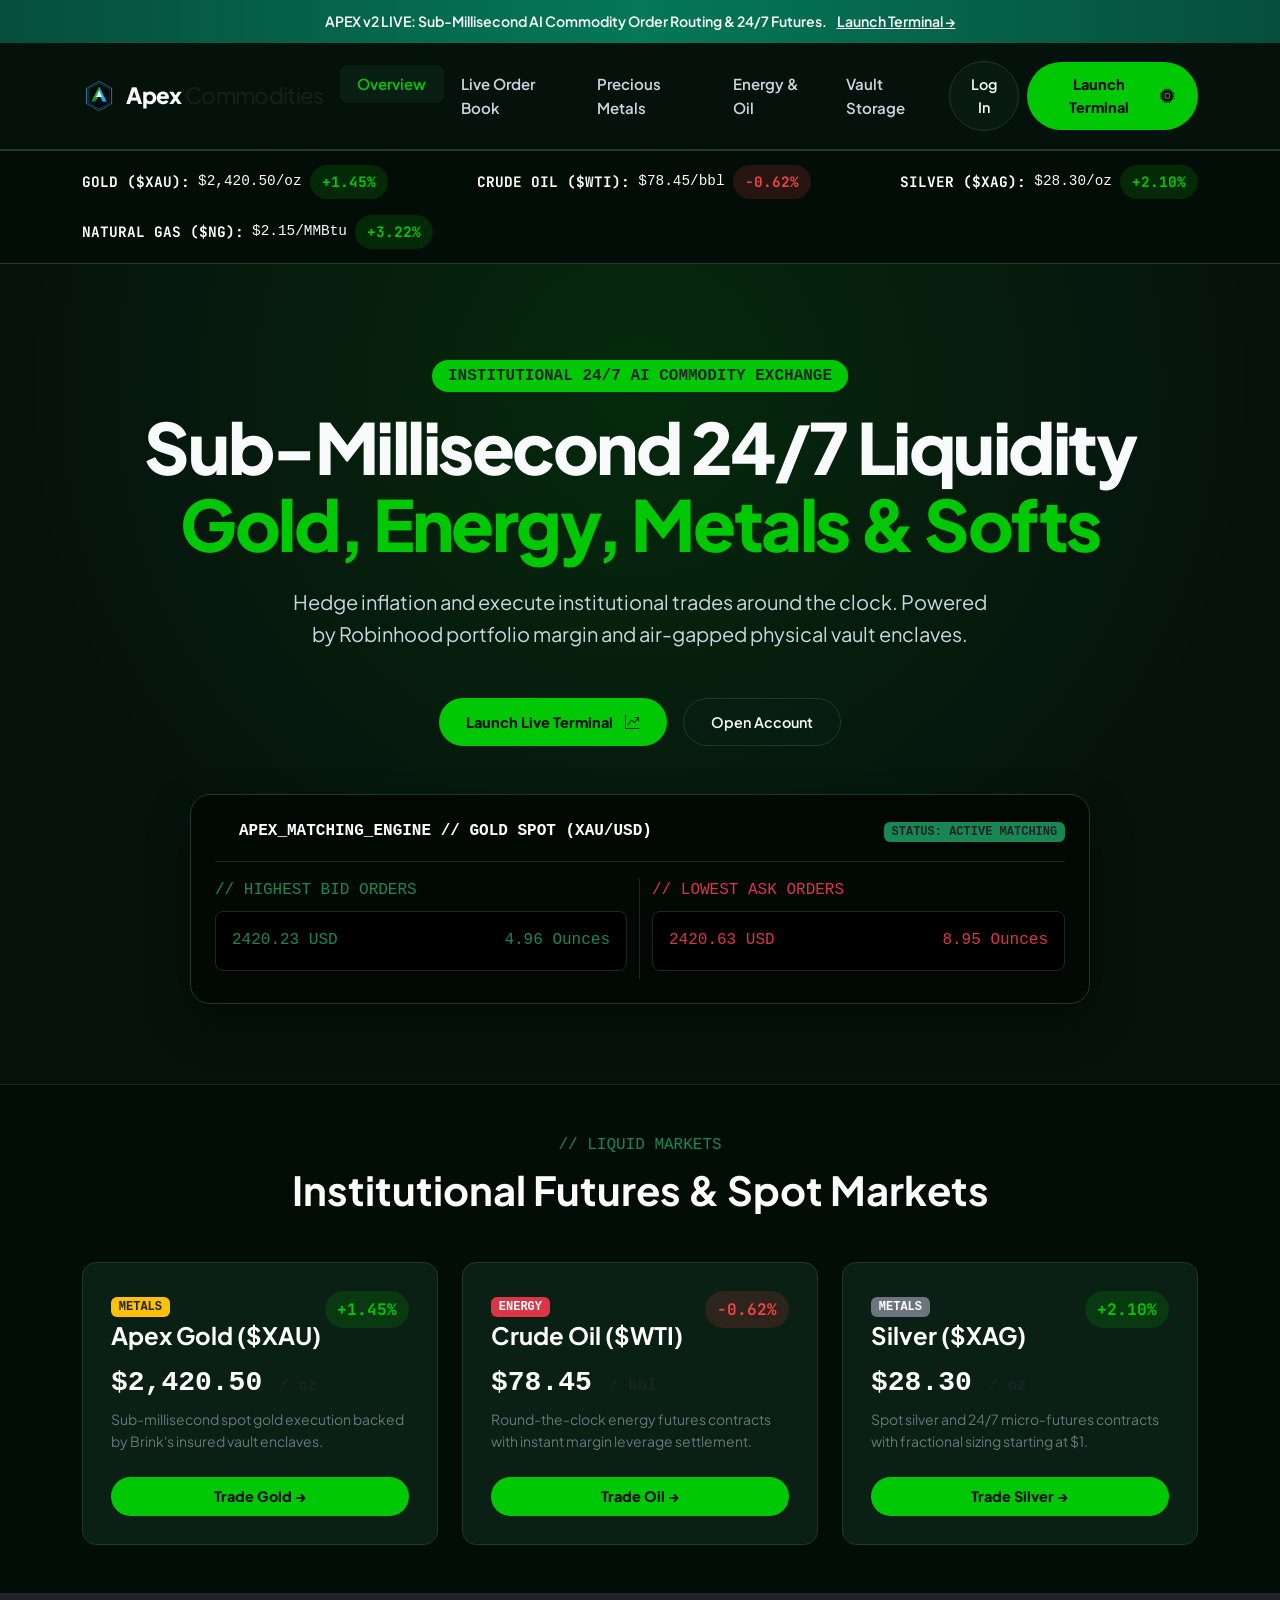
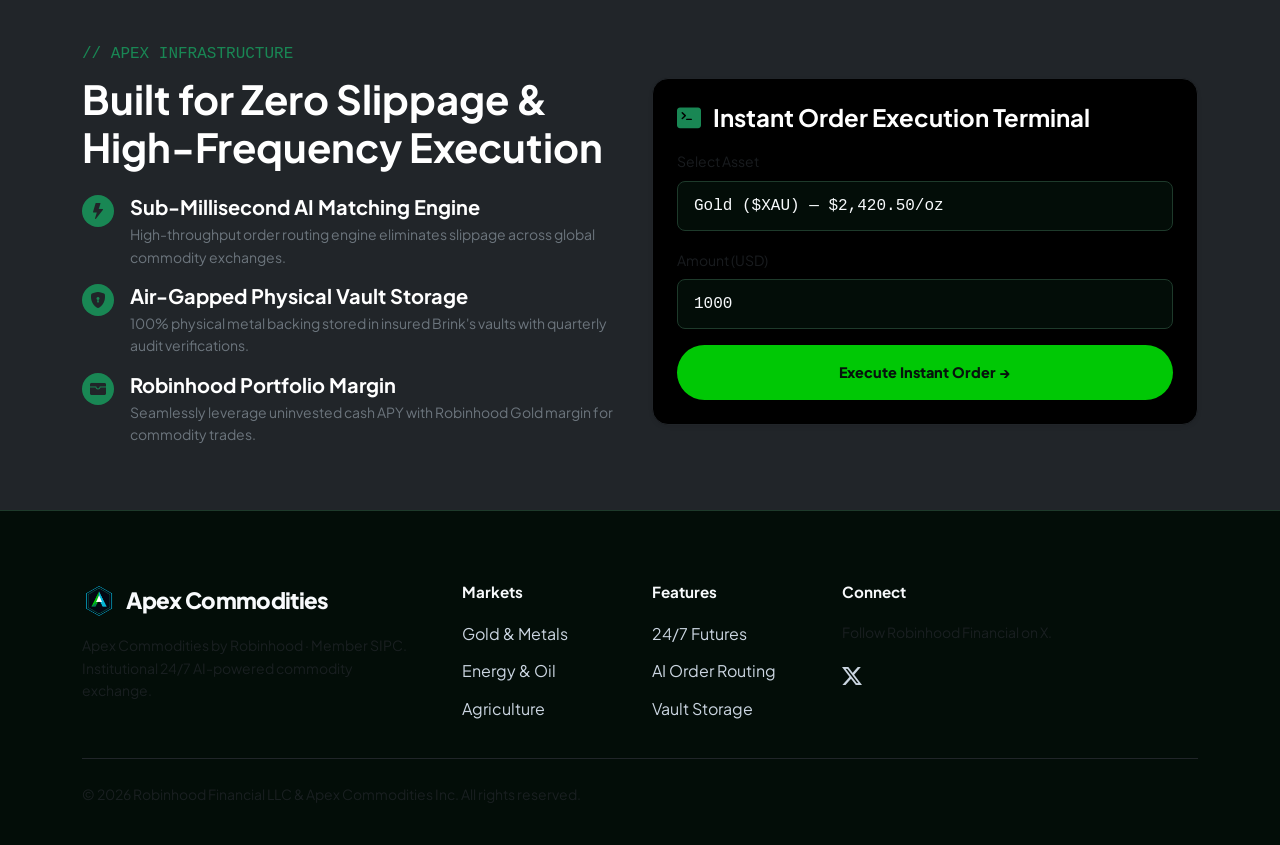
<file: index.html>
<!DOCTYPE html>
<html lang="en">

<head>
    <meta charset="UTF-8">
    <meta name="viewport" content="width=device-width, initial-scale=1.0">
    <meta name="virtual-protocol-site-verification" content="ab1572e8984935a0a5a7320dd898c6d1" />
    <title>Apex Commodities | Institutional 24/7 AI Commodity Exchange</title>
    <meta name="description" content="Apex Commodities by Robinhood offers 24/7 institutional commodity liquidity, fractional contracts, sub-millisecond AI order routing, and air-gapped vault storage.">

    <!-- Favicon -->
    <link rel="icon" type="image/x-icon" href="favicon.ico">
    <link rel="shortcut icon" type="image/x-icon" href="favicon.ico">
    <link rel="icon" type="image/png" sizes="32x32" href="favicon.png">
    <link rel="apple-touch-icon" href="logo.png">

    <!-- Fonts & Icons -->
    <link rel="preconnect" href="https://fonts.googleapis.com">
    <link rel="preconnect" href="https://fonts.gstatic.com" crossorigin>
    <link href="https://fonts.googleapis.com/css2?family=Plus+Jakarta+Sans:wght@400;500;600;700;800&family=JetBrains+Mono:wght@400;500;600;700&display=swap" rel="stylesheet">
    <link href="https://cdn.jsdelivr.net/npm/bootstrap@5.3.0/dist/css/bootstrap.min.css" rel="stylesheet">
    <link rel="stylesheet" href="https://cdn.jsdelivr.net/npm/bootstrap-icons@1.11.3/font/bootstrap-icons.min.css">
    
    <!-- Custom CSS -->
    <link rel="stylesheet" href="styles.css">
</head>

<body>
    <!-- Top Announcement Banner -->
    <div class="apex-top-banner">
        <span>APEX v2 LIVE: Sub-Millisecond AI Commodity Order Routing &amp; 24/7 Futures.</span>
        <a href="markets.html">Launch Terminal &rarr;</a>
    </div>

    <!-- Navigation Bar -->
    <nav class="navbar navbar-expand-lg">
        <div class="container">
            <a class="navbar-brand" href="index.html">
                <img src="logo.png" alt="Apex Commodities Logo" class="logo-img">
                <span>Apex <span class="fw-normal text-muted">Commodities</span></span>
            </a>
            <button class="navbar-toggler border-0 text-white" type="button" data-bs-toggle="collapse" data-bs-target="#navbarMain">
                <span class="navbar-toggler-icon"></span>
            </button>
            <div class="collapse navbar-collapse" id="navbarMain">
                <ul class="navbar-nav mx-auto">
                    <li class="nav-item">
                        <a class="nav-link active" href="index.html">Overview</a>
                    </li>
                    <li class="nav-item">
                        <a class="nav-link" href="markets.html">Live Order Book</a>
                    </li>
                    <li class="nav-item">
                        <a class="nav-link" href="markets.html?cat=metals">Precious Metals</a>
                    </li>
                    <li class="nav-item">
                        <a class="nav-link" href="markets.html?cat=energy">Energy &amp; Oil</a>
                    </li>
                    <li class="nav-item">
                        <a class="nav-link" href="markets.html?cat=vault">Vault Storage</a>
                    </li>
                </ul>
                <div class="d-flex align-items-center gap-2">
                    <button class="btn-apex-outline btn-sm px-3" data-bs-toggle="modal" data-bs-target="#tradeModal">
                        Log In
                    </button>
                    <button class="btn-apex-emerald btn-sm px-4" data-bs-toggle="modal" data-bs-target="#tradeModal">
                        Launch Terminal <i class="bi bi-cpu-fill ms-1"></i>
                    </button>
                </div>
            </div>
        </div>
    </nav>

    <!-- Live Ticker Bar Stream -->
    <div class="apex-ticker-bar">
        <div class="container d-flex justify-content-between align-items-center flex-wrap gap-3">
            <div class="d-flex align-items-center gap-2">
                <span class="fw-bold text-white">GOLD ($XAU):</span>
                <span class="font-monospace text-emerald">$2,420.50/oz</span>
                <span class="badge-gain">+1.45%</span>
            </div>
            <div class="d-flex align-items-center gap-2">
                <span class="fw-bold text-white">CRUDE OIL ($WTI):</span>
                <span class="font-monospace text-emerald">$78.45/bbl</span>
                <span class="badge-loss">-0.62%</span>
            </div>
            <div class="d-flex align-items-center gap-2">
                <span class="fw-bold text-white">SILVER ($XAG):</span>
                <span class="font-monospace text-emerald">$28.30/oz</span>
                <span class="badge-gain">+2.10%</span>
            </div>
            <div class="d-flex align-items-center gap-2">
                <span class="fw-bold text-white">NATURAL GAS ($NG):</span>
                <span class="font-monospace text-emerald">$2.15/MMBtu</span>
                <span class="badge-gain">+3.22%</span>
            </div>
        </div>
    </div>

    <main>
        <!-- Hero Section -->
        <section class="hero-section text-center">
            <div class="container">
                <div class="mb-3">
                    <span class="badge bg-emerald text-dark px-3 py-2 rounded-pill font-monospace fs-6" style="background-color: #00c805; color: #06130d;">INSTITUTIONAL 24/7 AI COMMODITY EXCHANGE</span>
                </div>
                <h1 class="hero-title mb-4">
                    Sub-Millisecond 24/7 Liquidity <br><span style="color: #00c805;">Gold, Energy, Metals &amp; Softs</span>
                </h1>
                <p class="hero-lead mb-5">
                    Hedge inflation and execute institutional trades around the clock. Powered by Robinhood portfolio margin and air-gapped physical vault enclaves.
                </p>
                <div class="d-flex justify-content-center gap-3">
                    <a href="markets.html" class="btn-apex-emerald">
                        Launch Live Terminal <i class="bi bi-graph-up-arrow ms-1"></i>
                    </a>
                    <button class="btn-apex-outline" data-bs-toggle="modal" data-bs-target="#tradeModal">
                        Open Account
                    </button>
                </div>

                <!-- Apex Real-Time Order Book Telemetry Visualizer -->
                <div class="apex-terminal p-4 text-start mx-auto mt-5" style="max-width: 900px;">
                    <div class="d-flex align-items-center justify-content-between pb-3 mb-3 border-bottom border-dark">
                        <div class="d-flex align-items-center gap-2 font-monospace fs-6">
                            <span class="spinner-grow spinner-grow-sm text-success" role="status"></span>
                            <span class="text-white fw-bold">APEX_MATCHING_ENGINE // GOLD SPOT (XAU/USD)</span>
                        </div>
                        <span class="badge bg-success text-dark font-monospace">STATUS: ACTIVE MATCHING</span>
                    </div>

                    <div class="row g-4">
                        <div class="col-md-6 border-end border-dark">
                            <div class="text-success font-monospace fs-6 mb-2">// HIGHEST BID ORDERS</div>
                            <div id="orderBookBids" class="p-3 rounded-3 bg-black border border-dark mb-2">
                                <div class="d-flex justify-content-between text-success font-monospace fs-6">
                                    <span>2,420.35 USD</span>
                                    <span>8.50 Ounces</span>
                                </div>
                            </div>
                        </div>
                        <div class="col-md-6">
                            <div class="text-danger font-monospace fs-6 mb-2">// LOWEST ASK ORDERS</div>
                            <div id="orderBookAsks" class="p-3 rounded-3 bg-black border border-dark mb-2">
                                <div class="d-flex justify-content-between text-danger font-monospace fs-6">
                                    <span>2,420.65 USD</span>
                                    <span>12.10 Ounces</span>
                                </div>
                            </div>
                        </div>
                    </div>
                </div>
            </div>
        </section>

        <!-- Featured Apex Commodity Grid -->
        <section class="py-5 border-top border-bottom border-dark" style="background-color: #030d08;">
            <div class="container">
                <div class="text-center mb-5">
                    <span class="text-success font-monospace fs-6 text-uppercase d-block mb-2">// LIQUID MARKETS</span>
                    <h2 class="display-6 fw-bold text-white mb-3">Institutional Futures &amp; Spot Markets</h2>
                </div>

                <div class="row g-4">
                    <div class="col-lg-4 col-md-6">
                        <div class="apex-card">
                            <div class="d-flex justify-content-between align-items-start mb-3">
                                <div>
                                    <span class="badge bg-warning text-dark font-monospace mb-1">METALS</span>
                                    <h3 class="h4 fw-bold mb-0 text-white">Apex Gold ($XAU)</h3>
                                </div>
                                <span class="badge-gain">+1.45%</span>
                            </div>
                            <div class="h3 font-monospace fw-bold mb-2 text-white">$2,420.50 <span class="fs-6 text-muted font-monospace">/ oz</span></div>
                            <p class="text-secondary small mb-4">Sub-millisecond spot gold execution backed by Brink's insured vault enclaves.</p>
                            <button class="btn-apex-emerald w-100 justify-content-center btn-sm py-2" data-bs-toggle="modal" data-bs-target="#tradeModal">
                                Trade Gold &rarr;
                            </button>
                        </div>
                    </div>

                    <div class="col-lg-4 col-md-6">
                        <div class="apex-card">
                            <div class="d-flex justify-content-between align-items-start mb-3">
                                <div>
                                    <span class="badge bg-danger text-white font-monospace mb-1">ENERGY</span>
                                    <h3 class="h4 fw-bold mb-0 text-white">Crude Oil ($WTI)</h3>
                                </div>
                                <span class="badge-loss">-0.62%</span>
                            </div>
                            <div class="h3 font-monospace fw-bold mb-2 text-white">$78.45 <span class="fs-6 text-muted font-monospace">/ bbl</span></div>
                            <p class="text-secondary small mb-4">Round-the-clock energy futures contracts with instant margin leverage settlement.</p>
                            <button class="btn-apex-emerald w-100 justify-content-center btn-sm py-2" data-bs-toggle="modal" data-bs-target="#tradeModal">
                                Trade Oil &rarr;
                            </button>
                        </div>
                    </div>

                    <div class="col-lg-4 col-md-6">
                        <div class="apex-card">
                            <div class="d-flex justify-content-between align-items-start mb-3">
                                <div>
                                    <span class="badge bg-secondary text-white font-monospace mb-1">METALS</span>
                                    <h3 class="h4 fw-bold mb-0 text-white">Silver ($XAG)</h3>
                                </div>
                                <span class="badge-gain">+2.10%</span>
                            </div>
                            <div class="h3 font-monospace fw-bold mb-2 text-white">$28.30 <span class="fs-6 text-muted font-monospace">/ oz</span></div>
                            <p class="text-secondary small mb-4">Spot silver and 24/7 micro-futures contracts with fractional sizing starting at $1.</p>
                            <button class="btn-apex-emerald w-100 justify-content-center btn-sm py-2" data-bs-toggle="modal" data-bs-target="#tradeModal">
                                Trade Silver &rarr;
                            </button>
                        </div>
                    </div>
                </div>
            </div>
        </section>

        <!-- Institutional Value Props -->
        <section class="py-5 bg-dark">
            <div class="container">
                <div class="row g-4 align-items-center">
                    <div class="col-lg-6">
                        <span class="text-success font-monospace fs-6 text-uppercase d-block mb-2">// APEX INFRASTRUCTURE</span>
                        <h2 class="display-6 fw-bold text-white mb-4">Built for Zero Slippage &amp; High-Frequency Execution</h2>
                        <ul class="list-unstyled d-grid gap-3">
                            <li class="d-flex gap-3">
                                <div class="bg-success text-dark rounded-circle d-flex align-items-center justify-content-center fw-bold" style="width: 32px; height: 32px; flex-shrink: 0; background-color: #00c805;">
                                    <i class="bi bi-lightning-fill"></i>
                                </div>
                                <div>
                                    <h5 class="fw-bold mb-1 text-white">Sub-Millisecond AI Matching Engine</h5>
                                    <p class="text-secondary small mb-0">High-throughput order routing engine eliminates slippage across global commodity exchanges.</p>
                                </div>
                            </li>
                            <li class="d-flex gap-3">
                                <div class="bg-success text-dark rounded-circle d-flex align-items-center justify-content-center fw-bold" style="width: 32px; height: 32px; flex-shrink: 0; background-color: #00c805;">
                                    <i class="bi bi-shield-lock-fill"></i>
                                </div>
                                <div>
                                    <h5 class="fw-bold mb-1 text-white">Air-Gapped Physical Vault Storage</h5>
                                    <p class="text-secondary small mb-0">100% physical metal backing stored in insured Brink's vaults with quarterly audit verifications.</p>
                                </div>
                            </li>
                            <li class="d-flex gap-3">
                                <div class="bg-success text-dark rounded-circle d-flex align-items-center justify-content-center fw-bold" style="width: 32px; height: 32px; flex-shrink: 0; background-color: #00c805;">
                                    <i class="bi bi-wallet-fill"></i>
                                </div>
                                <div>
                                    <h5 class="fw-bold mb-1 text-white">Robinhood Portfolio Margin</h5>
                                    <p class="text-secondary small mb-0">Seamlessly leverage uninvested cash APY with Robinhood Gold margin for commodity trades.</p>
                                </div>
                            </li>
                        </ul>
                    </div>

                    <div class="col-lg-6">
                        <div class="p-4 rounded-4 border border-dark bg-black shadow-sm">
                            <h4 class="fw-bold mb-3 text-white"><i class="bi bi-terminal-fill text-success me-2"></i> Instant Order Execution Terminal</h4>
                            <div class="mb-3">
                                <label class="form-label text-muted small">Select Asset</label>
                                <select class="form-select font-monospace">
                                    <option>Gold ($XAU) — $2,420.50/oz</option>
                                    <option>Crude Oil ($WTI) — $78.45/bbl</option>
                                    <option>Silver ($XAG) — $28.30/oz</option>
                                    <option>Natural Gas ($NG) — $2.15/MMBtu</option>
                                </select>
                            </div>
                            <div class="mb-3">
                                <label class="form-label text-muted small">Amount (USD)</label>
                                <input type="number" class="form-control font-monospace" placeholder="$1,000.00" value="1000">
                            </div>
                            <button class="btn-apex-emerald w-100 py-3 justify-content-center" data-bs-toggle="modal" data-bs-target="#tradeModal">
                                Execute Instant Order &rarr;
                            </button>
                        </div>
                    </div>
                </div>
            </div>
        </section>
    </main>

    <!-- Footer -->
    <footer>
        <div class="container">
            <div class="row g-4 mb-4">
                <div class="col-lg-4">
                    <a class="navbar-brand text-white mb-3" href="index.html">
                        <img src="logo.png" alt="Apex Logo" class="logo-img">
                        <span>Apex Commodities</span>
                    </a>
                    <p class="text-muted small pe-lg-4">
                        Apex Commodities by Robinhood &middot; Member SIPC. Institutional 24/7 AI-powered commodity exchange.
                    </p>
                </div>
                <div class="col-6 col-lg-2">
                    <h5>Markets</h5>
                    <ul>
                        <li><a href="markets.html">Gold &amp; Metals</a></li>
                        <li><a href="markets.html">Energy &amp; Oil</a></li>
                        <li><a href="markets.html">Agriculture</a></li>
                    </ul>
                </div>
                <div class="col-6 col-lg-2">
                    <h5>Features</h5>
                    <ul>
                        <li><a href="index.html">24/7 Futures</a></li>
                        <li><a href="index.html">AI Order Routing</a></li>
                        <li><a href="index.html">Vault Storage</a></li>
                    </ul>
                </div>
                <div class="col-lg-4">
                    <h5>Connect</h5>
                    <p class="text-muted small">Follow Robinhood Financial on X.</p>
                    <div class="d-flex gap-3 fs-5">
                        <a href="https://x.com/RobinhoodApp" target="_blank" title="Robinhood X"><i class="bi bi-twitter-x"></i></a>
                    </div>
                </div>
            </div>

            <div class="border-top border-dark pt-4 d-flex flex-column flex-md-row justify-content-between align-items-center gap-3">
                <p class="mb-0 text-muted small">&copy; 2026 Robinhood Financial LLC &amp; Apex Commodities Inc. All rights reserved.</p>
            </div>
        </div>
    </footer>

    <!-- Interactive Trade Modal -->
    <div class="modal fade" id="tradeModal" tabindex="-1" aria-hidden="true">
        <div class="modal-dialog modal-dialog-centered">
            <div class="modal-content p-2">
                <div class="modal-header border-bottom border-dark">
                    <h5 class="modal-title fw-bold text-white"><i class="bi bi-cpu text-success me-2"></i> Apex AI Order Execution</h5>
                    <button type="button" class="btn-close btn-close-white" data-bs-dismiss="modal" aria-label="Close"></button>
                </div>
                <div class="modal-body p-4">
                    <form onsubmit="event.preventDefault(); alert('Apex AI Order Executed! Sub-millisecond fill confirmed.'); bootstrap.Modal.getInstance(document.getElementById('tradeModal')).hide();">
                        <div class="mb-3">
                            <label class="form-label text-muted small">Order Type</label>
                            <select class="form-select font-monospace">
                                <option selected>AI Market Order (Sub-Millisecond)</option>
                                <option>Limit Order</option>
                                <option>24/7 Leveraged Futures</option>
                            </select>
                        </div>
                        <div class="mb-3">
                            <label class="form-label text-muted small">Amount in USD</label>
                            <input type="number" class="form-control font-monospace" placeholder="$500.00" required>
                        </div>
                        <button type="submit" class="btn-apex-emerald w-100 py-3 mt-2 justify-content-center">
                            Confirm AI Order Execution <i class="bi bi-lightning-fill ms-1"></i>
                        </button>
                    </form>
                </div>
            </div>
        </div>
    </div>

    <!-- Bootstrap JS & App Scripts -->
    <script src="https://cdn.jsdelivr.net/npm/bootstrap@5.3.0/dist/js/bootstrap.bundle.min.js"></script>
    <script src="scripts.js"></script>
</body>
</html>
</file>
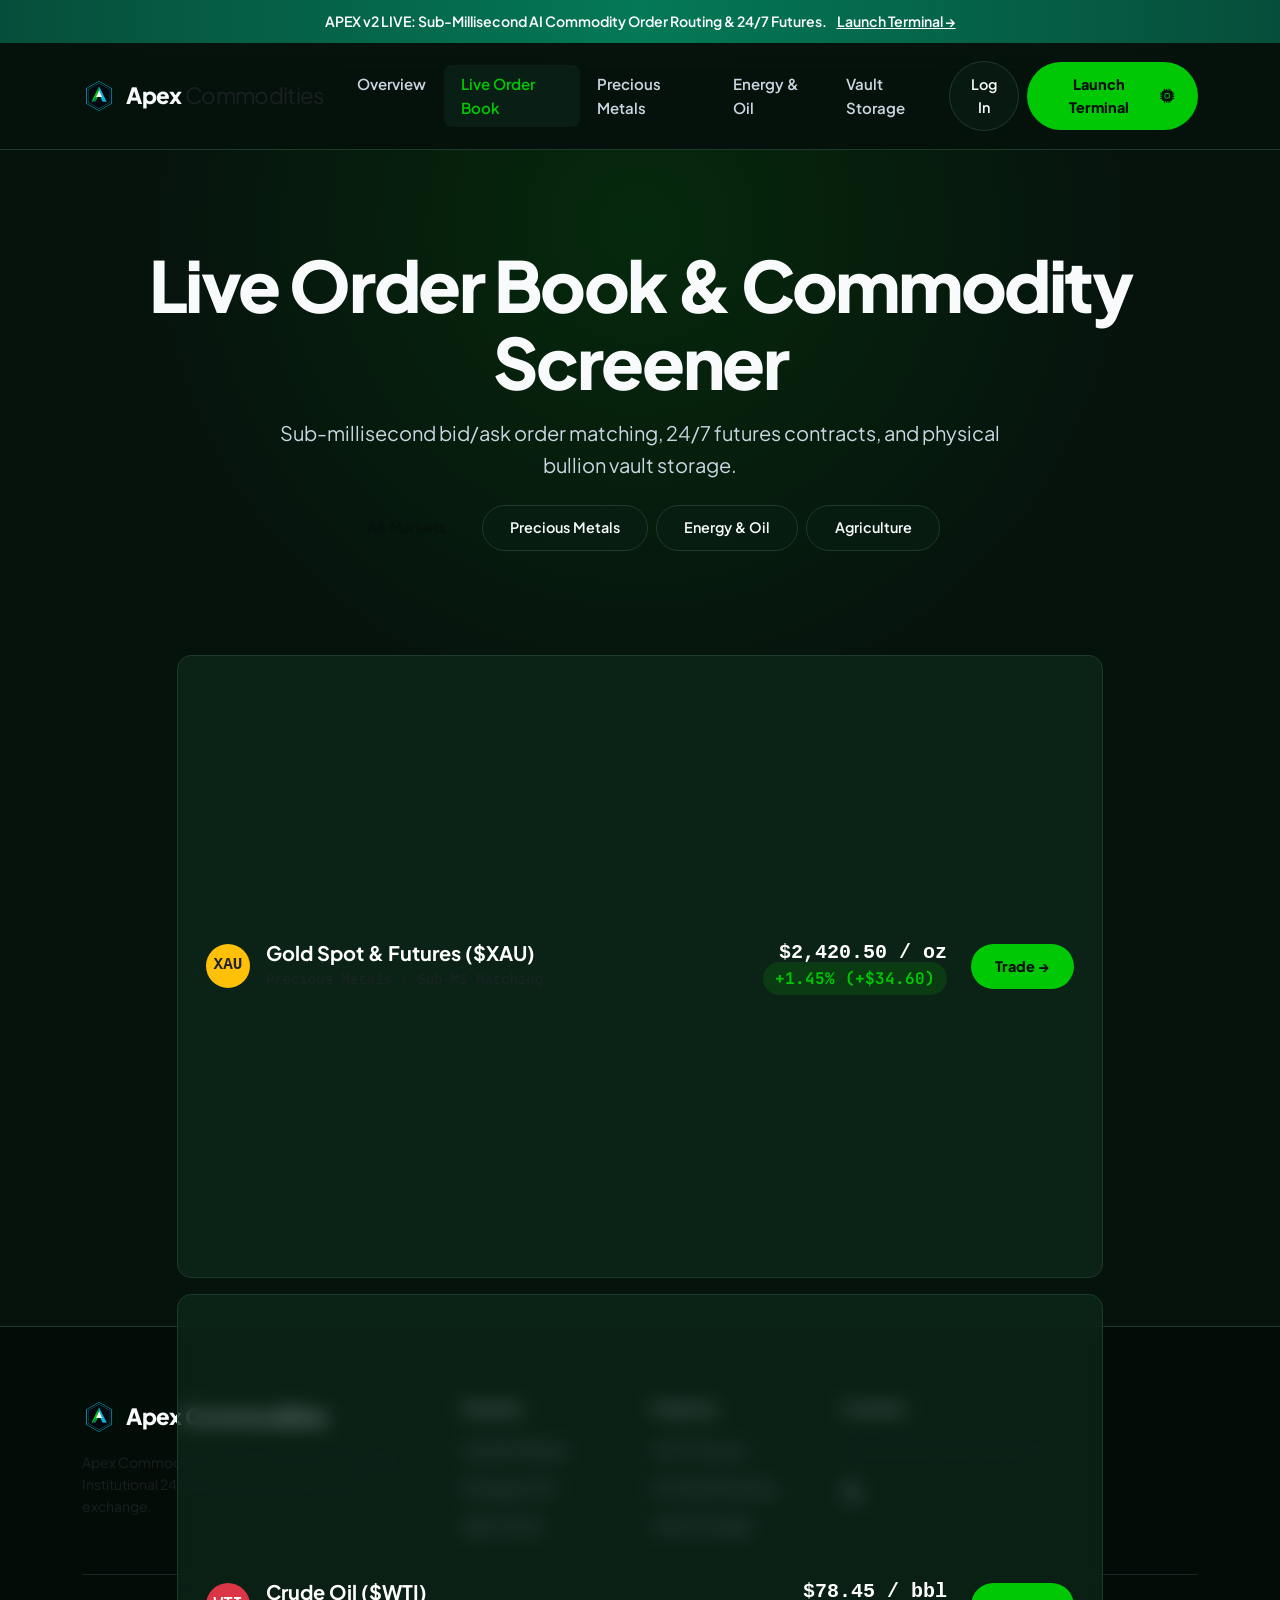
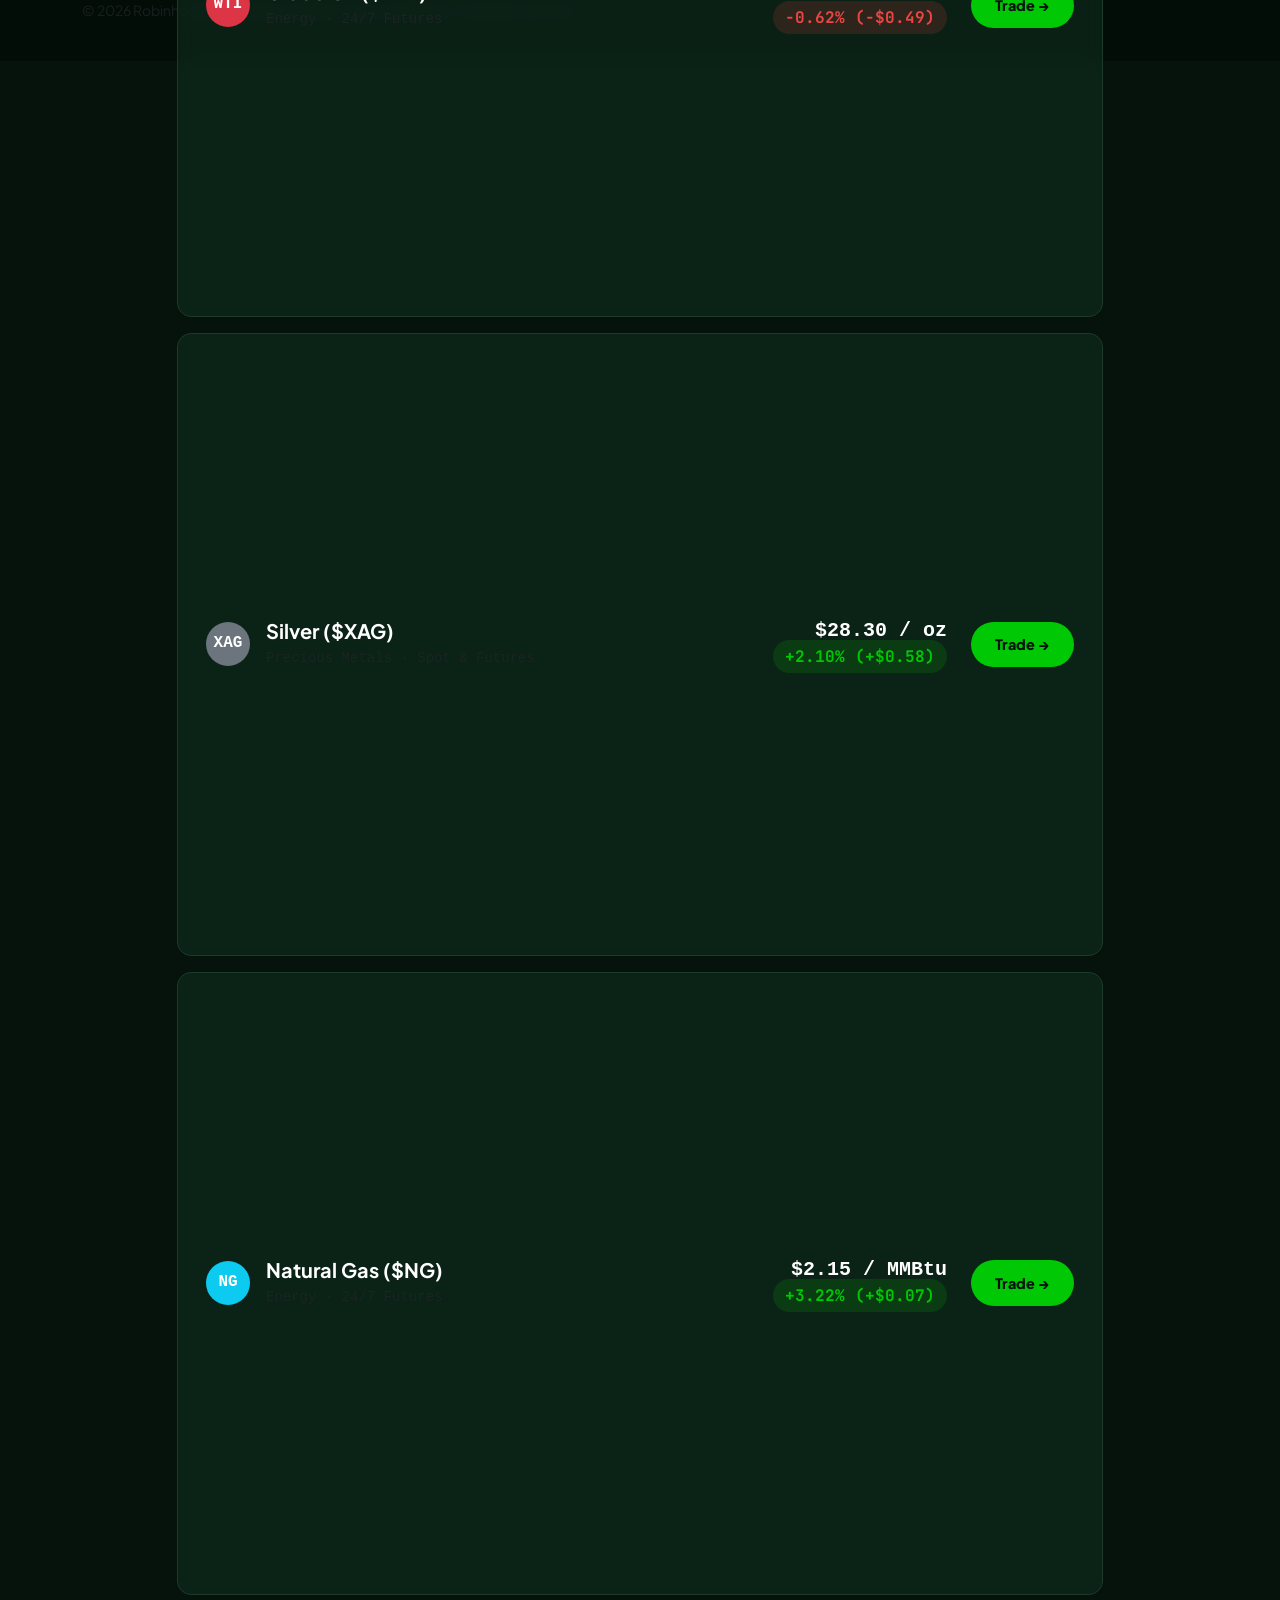
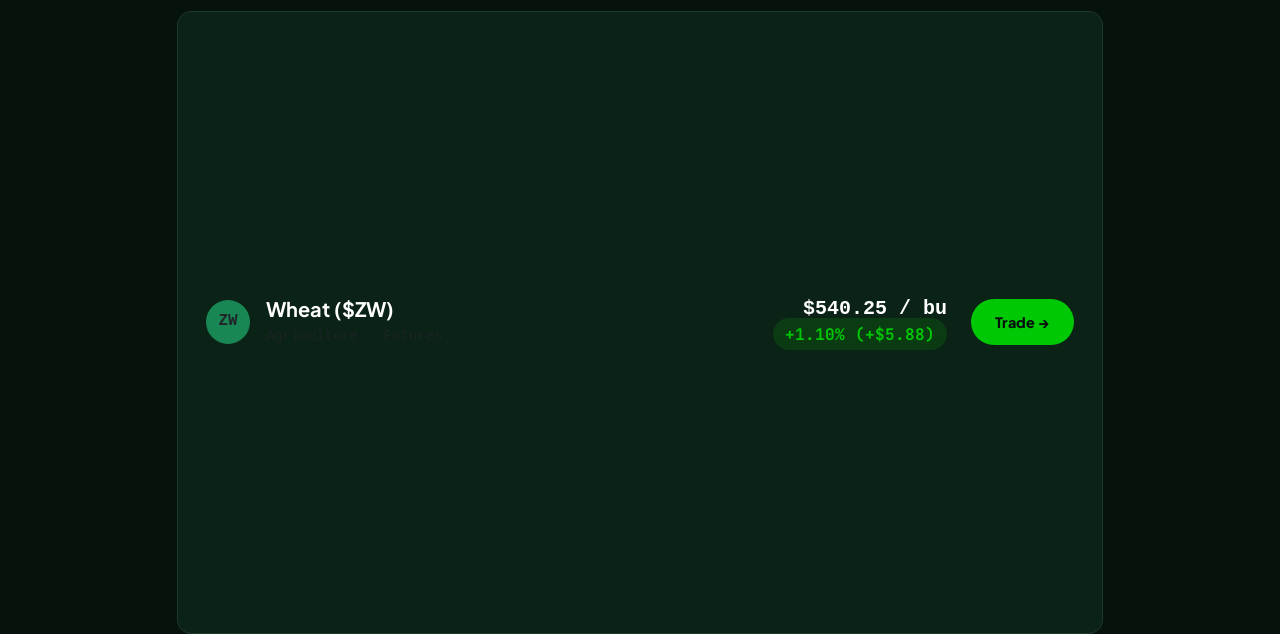
<file: markets.html>
<!DOCTYPE html>
<html lang="en">

<head>
    <meta charset="UTF-8">
    <meta name="viewport" content="width=device-width, initial-scale=1.0">
    <meta name="virtual-protocol-site-verification" content="ab1572e8984935a0a5a7320dd898c6d1" />
    <title>Live Order Book &amp; Markets | Apex Commodities</title>
    <meta name="description" content="Explore real-time bid/ask order books, 24/7 futures contracts, and physical commodity vault enclaves on Apex Commodities.">

    <!-- Favicon -->
    <link rel="icon" type="image/x-icon" href="favicon.ico">
    <link rel="shortcut icon" type="image/x-icon" href="favicon.ico">
    <link rel="icon" type="image/png" sizes="32x32" href="favicon.png">
    <link rel="apple-touch-icon" href="logo.png">

    <!-- Fonts & Icons -->
    <link rel="preconnect" href="https://fonts.googleapis.com">
    <link rel="preconnect" href="https://fonts.gstatic.com" crossorigin>
    <link href="https://fonts.googleapis.com/css2?family=Plus+Jakarta+Sans:wght@400;500;600;700;800&family=JetBrains+Mono:wght@400;500;600;700&display=swap" rel="stylesheet">
    <link href="https://cdn.jsdelivr.net/npm/bootstrap@5.3.0/dist/css/bootstrap.min.css" rel="stylesheet">
    <link rel="stylesheet" href="https://cdn.jsdelivr.net/npm/bootstrap-icons@1.11.3/font/bootstrap-icons.min.css">
    
    <!-- Custom CSS -->
    <link rel="stylesheet" href="styles.css">
</head>

<body>
    <!-- Top Announcement Banner -->
    <div class="apex-top-banner">
        <span>APEX v2 LIVE: Sub-Millisecond AI Commodity Order Routing &amp; 24/7 Futures.</span>
        <a href="markets.html">Launch Terminal &rarr;</a>
    </div>

    <!-- Navigation Bar -->
    <nav class="navbar navbar-expand-lg">
        <div class="container">
            <a class="navbar-brand" href="index.html">
                <img src="logo.png" alt="Apex Commodities Logo" class="logo-img">
                <span>Apex <span class="fw-normal text-muted">Commodities</span></span>
            </a>
            <button class="navbar-toggler border-0 text-white" type="button" data-bs-toggle="collapse" data-bs-target="#navbarMain">
                <span class="navbar-toggler-icon"></span>
            </button>
            <div class="collapse navbar-collapse" id="navbarMain">
                <ul class="navbar-nav mx-auto">
                    <li class="nav-item">
                        <a class="nav-link" href="index.html">Overview</a>
                    </li>
                    <li class="nav-item">
                        <a class="nav-link active" href="markets.html">Live Order Book</a>
                    </li>
                    <li class="nav-item">
                        <a class="nav-link" href="#screener">Precious Metals</a>
                    </li>
                    <li class="nav-item">
                        <a class="nav-link" href="#screener">Energy &amp; Oil</a>
                    </li>
                    <li class="nav-item">
                        <a class="nav-link" href="#screener">Vault Storage</a>
                    </li>
                </ul>
                <div class="d-flex align-items-center gap-2">
                    <button class="btn-apex-outline btn-sm px-3" data-bs-toggle="modal" data-bs-target="#tradeModal">
                        Log In
                    </button>
                    <button class="btn-apex-emerald btn-sm px-4" data-bs-toggle="modal" data-bs-target="#tradeModal">
                        Launch Terminal <i class="bi bi-cpu-fill ms-1"></i>
                    </button>
                </div>
            </div>
        </div>
    </nav>

    <main>
        <!-- Hero Header -->
        <section class="hero-section text-center">
            <div class="container">
                <h1 class="hero-title mb-3">Live Order Book &amp; Commodity Screener</h1>
                <p class="hero-lead mb-4">
                    Sub-millisecond bid/ask order matching, 24/7 futures contracts, and physical bullion vault storage.
                </p>

                <!-- Filter Screener Buttons -->
                <div class="d-flex justify-content-center gap-2 flex-wrap mb-4">
                    <button class="btn screener-filter-btn btn-apex-emerald active" data-category="all">All Markets</button>
                    <button class="btn screener-filter-btn btn-apex-outline" data-category="metals">Precious Metals</button>
                    <button class="btn screener-filter-btn btn-apex-outline" data-category="energy">Energy &amp; Oil</button>
                    <button class="btn screener-filter-btn btn-apex-outline" data-category="agri">Agriculture</button>
                </div>
            </div>
        </section>

        <!-- Commodity Market Screener List -->
        <section class="pb-5" id="screener">
            <div class="container">
                <div class="row justify-content-center">
                    <div class="col-lg-10">

                        <div class="apex-card market-row-item mb-3 d-flex justify-content-between align-items-center flex-wrap gap-3" data-category="metals">
                            <div class="d-flex align-items-center gap-3">
                                <div class="bg-warning text-dark rounded-circle d-flex align-items-center justify-content-center fw-bold font-monospace" style="width: 44px; height: 44px;">
                                    XAU
                                </div>
                                <div>
                                    <h4 class="h5 fw-bold mb-0 text-white">Gold Spot &amp; Futures ($XAU)</h4>
                                    <span class="text-muted small font-monospace">Precious Metals &middot; Sub-MS Matching</span>
                                </div>
                            </div>
                            <div class="d-flex align-items-center gap-4">
                                <div class="text-end">
                                    <div class="h5 font-monospace fw-bold mb-0 text-white">$2,420.50 / oz</div>
                                    <span class="badge-gain">+1.45% (+$34.60)</span>
                                </div>
                                <button class="btn-apex-emerald btn-sm px-4" data-bs-toggle="modal" data-bs-target="#tradeModal">
                                    Trade &rarr;
                                </button>
                            </div>
                        </div>

                        <div class="apex-card market-row-item mb-3 d-flex justify-content-between align-items-center flex-wrap gap-3" data-category="energy">
                            <div class="d-flex align-items-center gap-3">
                                <div class="bg-danger text-white rounded-circle d-flex align-items-center justify-content-center fw-bold font-monospace" style="width: 44px; height: 44px;">
                                    WTI
                                </div>
                                <div>
                                    <h4 class="h5 fw-bold mb-0 text-white">Crude Oil ($WTI)</h4>
                                    <span class="text-muted small font-monospace">Energy &middot; 24/7 Futures</span>
                                </div>
                            </div>
                            <div class="d-flex align-items-center gap-4">
                                <div class="text-end">
                                    <div class="h5 font-monospace fw-bold mb-0 text-white">$78.45 / bbl</div>
                                    <span class="badge-loss">-0.62% (-$0.49)</span>
                                </div>
                                <button class="btn-apex-emerald btn-sm px-4" data-bs-toggle="modal" data-bs-target="#tradeModal">
                                    Trade &rarr;
                                </button>
                            </div>
                        </div>

                        <div class="apex-card market-row-item mb-3 d-flex justify-content-between align-items-center flex-wrap gap-3" data-category="metals">
                            <div class="d-flex align-items-center gap-3">
                                <div class="bg-secondary text-white rounded-circle d-flex align-items-center justify-content-center fw-bold font-monospace" style="width: 44px; height: 44px;">
                                    XAG
                                </div>
                                <div>
                                    <h4 class="h5 fw-bold mb-0 text-white">Silver ($XAG)</h4>
                                    <span class="text-muted small font-monospace">Precious Metals &middot; Spot &amp; Futures</span>
                                </div>
                            </div>
                            <div class="d-flex align-items-center gap-4">
                                <div class="text-end">
                                    <div class="h5 font-monospace fw-bold mb-0 text-white">$28.30 / oz</div>
                                    <span class="badge-gain">+2.10% (+$0.58)</span>
                                </div>
                                <button class="btn-apex-emerald btn-sm px-4" data-bs-toggle="modal" data-bs-target="#tradeModal">
                                    Trade &rarr;
                                </button>
                            </div>
                        </div>

                        <div class="apex-card market-row-item mb-3 d-flex justify-content-between align-items-center flex-wrap gap-3" data-category="energy">
                            <div class="d-flex align-items-center gap-3">
                                <div class="bg-info text-white rounded-circle d-flex align-items-center justify-content-center fw-bold font-monospace" style="width: 44px; height: 44px;">
                                    NG
                                </div>
                                <div>
                                    <h4 class="h5 fw-bold mb-0 text-white">Natural Gas ($NG)</h4>
                                    <span class="text-muted small font-monospace">Energy &middot; 24/7 Futures</span>
                                </div>
                            </div>
                            <div class="d-flex align-items-center gap-4">
                                <div class="text-end">
                                    <div class="h5 font-monospace fw-bold mb-0 text-white">$2.15 / MMBtu</div>
                                    <span class="badge-gain">+3.22% (+$0.07)</span>
                                </div>
                                <button class="btn-apex-emerald btn-sm px-4" data-bs-toggle="modal" data-bs-target="#tradeModal">
                                    Trade &rarr;
                                </button>
                            </div>
                        </div>

                        <div class="apex-card market-row-item mb-3 d-flex justify-content-between align-items-center flex-wrap gap-3" data-category="agri">
                            <div class="d-flex align-items-center gap-3">
                                <div class="bg-success text-dark rounded-circle d-flex align-items-center justify-content-center fw-bold font-monospace" style="width: 44px; height: 44px; background-color: #00c805;">
                                    ZW
                                </div>
                                <div>
                                    <h4 class="h5 fw-bold mb-0 text-white">Wheat ($ZW)</h4>
                                    <span class="text-muted small font-monospace">Agriculture &middot; Futures</span>
                                </div>
                            </div>
                            <div class="d-flex align-items-center gap-4">
                                <div class="text-end">
                                    <div class="h5 font-monospace fw-bold mb-0 text-white">$540.25 / bu</div>
                                    <span class="badge-gain">+1.10% (+$5.88)</span>
                                </div>
                                <button class="btn-apex-emerald btn-sm px-4" data-bs-toggle="modal" data-bs-target="#tradeModal">
                                    Trade &rarr;
                                </button>
                            </div>
                        </div>

                    </div>
                </div>
            </div>
        </section>
    </main>

    <!-- Footer -->
    <footer>
        <div class="container">
            <div class="row g-4 mb-4">
                <div class="col-lg-4">
                    <a class="navbar-brand text-white mb-3" href="index.html">
                        <img src="logo.png" alt="Apex Logo" class="logo-img">
                        <span>Apex Commodities</span>
                    </a>
                    <p class="text-muted small pe-lg-4">
                        Apex Commodities by Robinhood &middot; Member SIPC. Institutional 24/7 AI-powered commodity exchange.
                    </p>
                </div>
                <div class="col-6 col-lg-2">
                    <h5>Markets</h5>
                    <ul>
                        <li><a href="markets.html">Gold &amp; Metals</a></li>
                        <li><a href="markets.html">Energy &amp; Oil</a></li>
                        <li><a href="markets.html">Agriculture</a></li>
                    </ul>
                </div>
                <div class="col-6 col-lg-2">
                    <h5>Features</h5>
                    <ul>
                        <li><a href="index.html">24/7 Futures</a></li>
                        <li><a href="index.html">AI Order Routing</a></li>
                        <li><a href="index.html">Vault Storage</a></li>
                    </ul>
                </div>
                <div class="col-lg-4">
                    <h5>Connect</h5>
                    <p class="text-muted small">Follow Robinhood Financial on X.</p>
                    <div class="d-flex gap-3 fs-5">
                        <a href="https://x.com/RobinhoodApp" target="_blank" title="Robinhood X"><i class="bi bi-twitter-x"></i></a>
                    </div>
                </div>
            </div>

            <div class="border-top border-dark pt-4 d-flex flex-column flex-md-row justify-content-between align-items-center gap-3">
                <p class="mb-0 text-muted small">&copy; 2026 Robinhood Financial LLC &amp; Apex Commodities Inc. All rights reserved.</p>
            </div>
        </div>
    </footer>

    <!-- Interactive Trade Modal -->
    <div class="modal fade" id="tradeModal" tabindex="-1" aria-hidden="true">
        <div class="modal-dialog modal-dialog-centered">
            <div class="modal-content p-2">
                <div class="modal-header border-bottom border-dark">
                    <h5 class="modal-title fw-bold text-white"><i class="bi bi-cpu text-success me-2"></i> Apex AI Order Execution</h5>
                    <button type="button" class="btn-close btn-close-white" data-bs-dismiss="modal" aria-label="Close"></button>
                </div>
                <div class="modal-body p-4">
                    <form onsubmit="event.preventDefault(); alert('Apex AI Order Executed! Sub-millisecond fill confirmed.'); bootstrap.Modal.getInstance(document.getElementById('tradeModal')).hide();">
                        <div class="mb-3">
                            <label class="form-label text-muted small">Order Type</label>
                            <select class="form-select font-monospace">
                                <option selected>AI Market Order (Sub-Millisecond)</option>
                                <option>Limit Order</option>
                                <option>24/7 Leveraged Futures</option>
                            </select>
                        </div>
                        <div class="mb-3">
                            <label class="form-label text-muted small">Amount in USD</label>
                            <input type="number" class="form-control font-monospace" placeholder="$500.00" required>
                        </div>
                        <button type="submit" class="btn-apex-emerald w-100 py-3 mt-2 justify-content-center">
                            Confirm AI Order Execution <i class="bi bi-lightning-fill ms-1"></i>
                        </button>
                    </form>
                </div>
            </div>
        </div>
    </div>

    <!-- Bootstrap JS & App Scripts -->
    <script src="https://cdn.jsdelivr.net/npm/bootstrap@5.3.0/dist/js/bootstrap.bundle.min.js"></script>
    <script src="scripts.js"></script>
</body>
</html>
</file>
<file: styles.css>
/*
 * Apex Commodities — Dark Obsidian & Glowing Emerald Design System
 */

:root {
    --bg-dark: #06130d;
    --bg-surface: #091f15;
    --bg-card: rgba(15, 45, 30, 0.6);
    --bg-card-hover: rgba(20, 60, 40, 0.8);

    --apex-emerald: #00c805;
    --apex-green-dark: #064e3b;
    --apex-mint: #10b981;
    --apex-cyan: #06b6d4;

    --border-dark: #1e3a2b;
    --border-glow: rgba(0, 200, 5, 0.3);

    --text-primary: #f8fafc;
    --text-secondary: #cbd5e1;
    --text-muted: #64748b;

    --radius-sm: 8px;
    --radius-md: 14px;
    --radius-lg: 20px;
    --radius-pill: 9999px;

    --font-sans: 'Plus Jakarta Sans', -apple-system, BlinkMacSystemFont, sans-serif;
    --font-mono: 'JetBrains Mono', monospace;

    --transition: all 0.25s cubic-bezier(0.16, 1, 0.3, 1);
}

*, *::before, *::after {
    box-sizing: border-box;
    margin: 0;
    padding: 0;
}

html, body {
    background-color: var(--bg-dark);
    color: var(--text-primary);
    font-family: var(--font-sans);
    line-height: 1.6;
    min-height: 100vh;
    display: flex;
    flex-direction: column;
}

main {
    flex: 1;
}

/* Custom Scrollbar */
::-webkit-scrollbar {
    width: 6px;
}
::-webkit-scrollbar-track {
    background: var(--bg-dark);
}
::-webkit-scrollbar-thumb {
    background: var(--border-dark);
    border-radius: 3px;
}
::-webkit-scrollbar-thumb:hover {
    background: var(--apex-emerald);
}

/* Top Announcement Banner */
.apex-top-banner {
    background: linear-gradient(90deg, #064e3b, #047857, #064e3b);
    color: #ffffff;
    padding: 0.65rem 1rem;
    font-size: 0.88rem;
    font-weight: 600;
    text-align: center;
}

.apex-top-banner a {
    color: #ffffff;
    text-decoration: underline;
    margin-left: 0.5rem;
}

/* Navbar */
.navbar {
    background-color: rgba(6, 19, 13, 0.9);
    backdrop-filter: blur(20px);
    -webkit-backdrop-filter: blur(20px);
    border-bottom: 1px solid var(--border-dark);
    padding: 1.1rem 0;
    position: sticky;
    top: 0;
    z-index: 1000;
}

.navbar-brand {
    font-weight: 800;
    font-size: 1.4rem;
    color: var(--text-primary) !important;
    letter-spacing: -0.03em;
    display: flex;
    align-items: center;
    gap: 0.65rem;
    text-decoration: none;
}

.navbar-brand img.logo-img {
    height: 34px;
    width: 34px;
    object-fit: contain;
}

.nav-link {
    font-weight: 600;
    color: var(--text-secondary) !important;
    font-size: 0.94rem;
    padding: 0.45rem 1.1rem !important;
    transition: var(--transition);
    text-decoration: none;
    border-radius: var(--radius-sm);
}

.nav-link:hover, .nav-link.active {
    color: var(--apex-emerald) !important;
    background-color: var(--bg-surface);
}

/* Buttons */
.btn-apex-emerald {
    background: var(--apex-emerald);
    color: #06130d !important;
    font-weight: 800;
    font-size: 0.9rem;
    padding: 0.7rem 1.7rem;
    border-radius: var(--radius-pill);
    border: none;
    transition: var(--transition);
    text-decoration: none;
    display: inline-flex;
    align-items: center;
    gap: 0.5rem;
    cursor: pointer;
}

.btn-apex-emerald:hover {
    background: #10b981;
    transform: translateY(-2px);
    box-shadow: 0 0 20px rgba(0, 200, 5, 0.5);
}

.btn-apex-outline {
    background: rgba(9, 31, 21, 0.6);
    border: 1px solid var(--border-dark);
    color: var(--text-primary) !important;
    font-weight: 600;
    font-size: 0.9rem;
    padding: 0.7rem 1.7rem;
    border-radius: var(--radius-pill);
    transition: var(--transition);
    text-decoration: none;
    display: inline-flex;
    align-items: center;
    gap: 0.5rem;
    cursor: pointer;
}

.btn-apex-outline:hover {
    background: var(--bg-surface);
    border-color: var(--apex-emerald);
    color: var(--apex-emerald) !important;
}

/* Hero Section */
.hero-section {
    padding: 6rem 0 5rem;
    background: radial-gradient(circle at 50% 15%, rgba(0, 200, 5, 0.12) 0%, transparent 65%);
}

.hero-title {
    font-size: clamp(2.7rem, 5.5vw, 4.6rem);
    font-weight: 800;
    letter-spacing: -0.035em;
    line-height: 1.1;
    color: var(--text-primary);
}

.hero-lead {
    font-size: 1.25rem;
    color: var(--text-secondary);
    max-width: 720px;
    margin: 0 auto;
}

/* Dark Glassmorphism Cards */
.apex-card {
    background: var(--bg-card);
    backdrop-filter: blur(10px);
    -webkit-backdrop-filter: blur(10px);
    border: 1px solid var(--border-dark);
    border-radius: var(--radius-md);
    padding: 1.75rem;
    transition: var(--transition);
    height: 100%;
}

.apex-card:hover {
    border-color: var(--apex-emerald);
    box-shadow: 0 10px 30px rgba(0, 200, 5, 0.15);
    transform: translateY(-3px);
}

.badge-gain {
    background-color: rgba(0, 200, 5, 0.15);
    color: #00c805;
    font-weight: 700;
    font-family: var(--font-mono);
    padding: 0.35rem 0.75rem;
    border-radius: var(--radius-pill);
}

.badge-loss {
    background-color: rgba(239, 68, 68, 0.15);
    color: #ef4444;
    font-weight: 700;
    font-family: var(--font-mono);
    padding: 0.35rem 0.75rem;
    border-radius: var(--radius-pill);
}

/* Telemetry & Order Book Terminal */
.apex-terminal {
    background: #020905;
    border: 1px solid var(--border-dark);
    border-radius: var(--radius-lg);
    box-shadow: 0 20px 40px rgba(0, 0, 0, 0.4);
}

/* Ticker Marquee Bar */
.apex-ticker-bar {
    background-color: #030d08;
    border-top: 1px solid var(--border-dark);
    border-bottom: 1px solid var(--border-dark);
    padding: 0.85rem 0;
    font-family: var(--font-mono);
    font-size: 0.9rem;
}

/* Modals & Form */
.modal-content {
    background: #091f15;
    border: 1px solid var(--border-dark);
    border-radius: var(--radius-md);
    color: var(--text-primary);
}

.form-control, .form-select {
    background: #030d08 !important;
    border: 1px solid var(--border-dark) !important;
    color: var(--text-primary) !important;
    padding: 0.75rem 1rem;
    border-radius: var(--radius-sm);
}

.form-control:focus, .form-select:focus {
    border-color: var(--apex-emerald) !important;
    box-shadow: 0 0 0 3px var(--border-glow) !important;
}

/* Footer */
footer {
    background-color: #030d08;
    border-top: 1px solid var(--border-dark);
    padding: 4.5rem 0 2.5rem;
    margin-top: auto;
}

footer h5 {
    color: var(--text-primary);
    font-size: 0.95rem;
    margin-bottom: 1.25rem;
    font-weight: 700;
}

footer a {
    color: var(--text-secondary);
    text-decoration: none;
    transition: var(--transition);
}

footer a:hover {
    color: var(--apex-emerald);
}

footer ul {
    list-style: none;
    padding: 0;
    margin: 0;
}

footer ul li {
    margin-bottom: 0.75rem;
}
</file>
